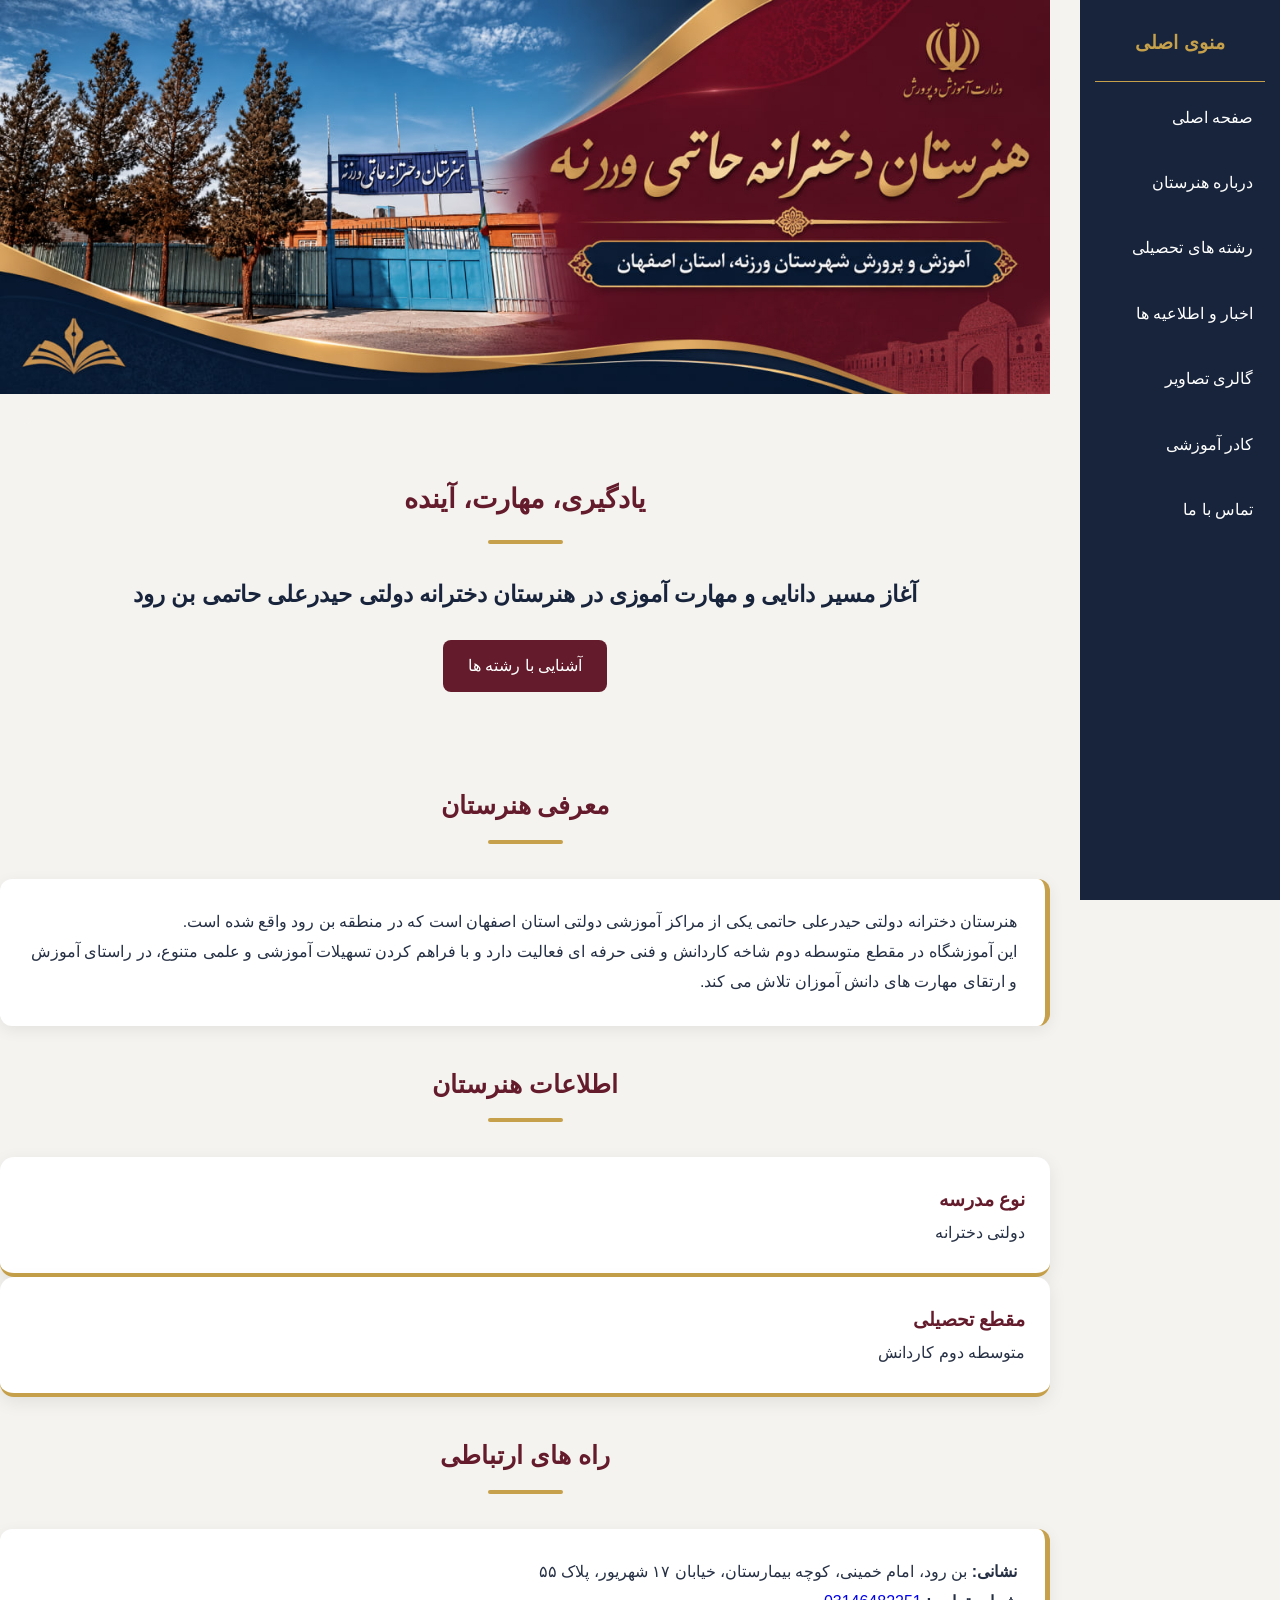
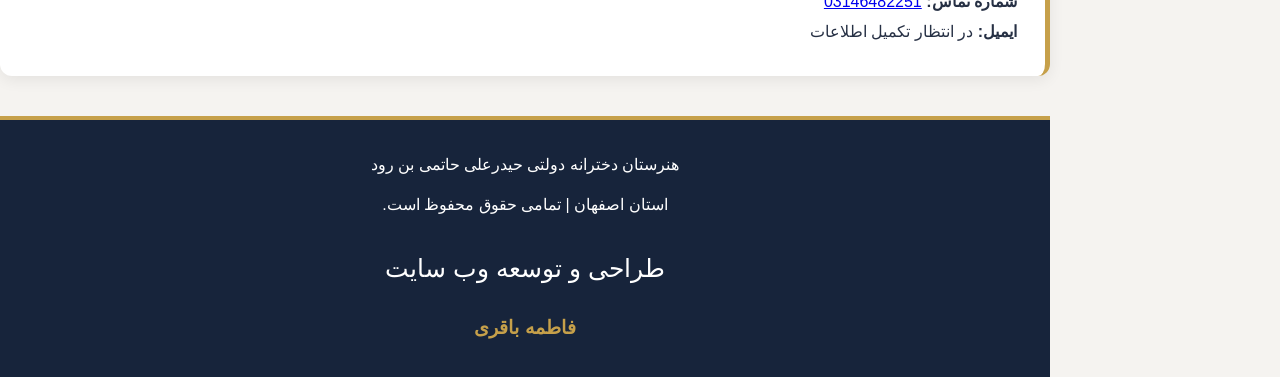
<file: index.html>
<!DOCTYPE html>
<html lang="fa" dir="rtl">
<head>
    <meta charset="UTF-8">
    <meta name="viewport" content="width=device-width, initial-scale=1.0">
    <title>هنرستان دخترانه دولتی حیدرعلی حاتمی بن رود</title>
    <link rel="stylesheet" href="style.css">
</head>

<body>

<header class="header">
    <img src="images/banner.jpg"
         alt="بنر هنرستان"
         class="site-banner">
</header>
<menu class="sidebar">
    <h3>منوی اصلی</h3>

    <a href="index.html">صفحه اصلی</a>
    <a href="moarefi.html">درباره هنرستان</a>
    <a href="reshteh.html">رشته های تحصیلی</a>
    <a href="news.html">اخبار و اطلاعیه ها</a>
    <a href="gallery.html">گالری تصاویر</a>
    <a href="staff.html">کادر آموزشی</a>
    <a href="contact.html">تماس با ما</a>
	</menu>

<main>

<section class="welcome-section">
    <h2>یادگیری، مهارت، آینده</h2>

    <div class="welcome-line"></div>

    <p>
        آغاز مسیر دانایی و مهارت آموزی در
        هنرستان دخترانه دولتی حیدرعلی حاتمی بن رود
    </p>
    <a href="reshteh.html" class="btn">
        آشنایی با رشته ها
    </a>
</section>

<section class="container">
    <h2 class="section-title">معرفی هنرستان</h2>

    <div class="about-box">
        <p>
            هنرستان دخترانه دولتی حیدرعلی حاتمی یکی از مراکز آموزشی
            دولتی استان اصفهان است که در منطقه بن رود واقع شده است.
        </p>

        <p>
            این آموزشگاه در مقطع متوسطه دوم شاخه کاردانش و فنی حرفه ای فعالیت دارد
            و با فراهم کردن تسهیلات آموزشی و علمی متنوع، در راستای
            آموزش و ارتقای مهارت های دانش آموزان تلاش می کند.
        </p>
    </div>
</section>

<section class="container">
    <h2 class="section-title">اطلاعات هنرستان</h2>

    <div class="course-grid">

        <div class="course-card">
            <h3>نوع مدرسه</h3>
            <p>دولتی دخترانه</p>
        </div>

        <div class="course-card">
            <h3>مقطع تحصیلی</h3>
            <p>متوسطه دوم کاردانش</p>
        </div>

<section class="container">
    <h2 class="section-title">راه های ارتباطی</h2>

    <div class="about-box">
        <p><strong>نشانی:</strong>
        بن رود، امام خمینی، کوچه بیمارستان،
        خیابان ۱۷ شهریور، پلاک ۵۵</p>

        <p><strong>شماره تماس:</strong>
        <a href="tel:03146482251">03146482251</a></p>

        <p><strong>ایمیل:</strong> در انتظار تکمیل اطلاعات</p>
    </div>
</section>

</main>

<footer class="footer">
    <div class="container">
        <p>
            هنرستان دخترانه دولتی حیدرعلی حاتمی بن رود
        </p>
        <p>استان اصفهان | تمامی حقوق محفوظ است.</p>
    </div>
	<p class="designer">
    <span>طراحی و توسعه وب سایت</span>
    <strong>فاطمه باقری</strong>
</p>
</footer>

</body>
</html>
</file>
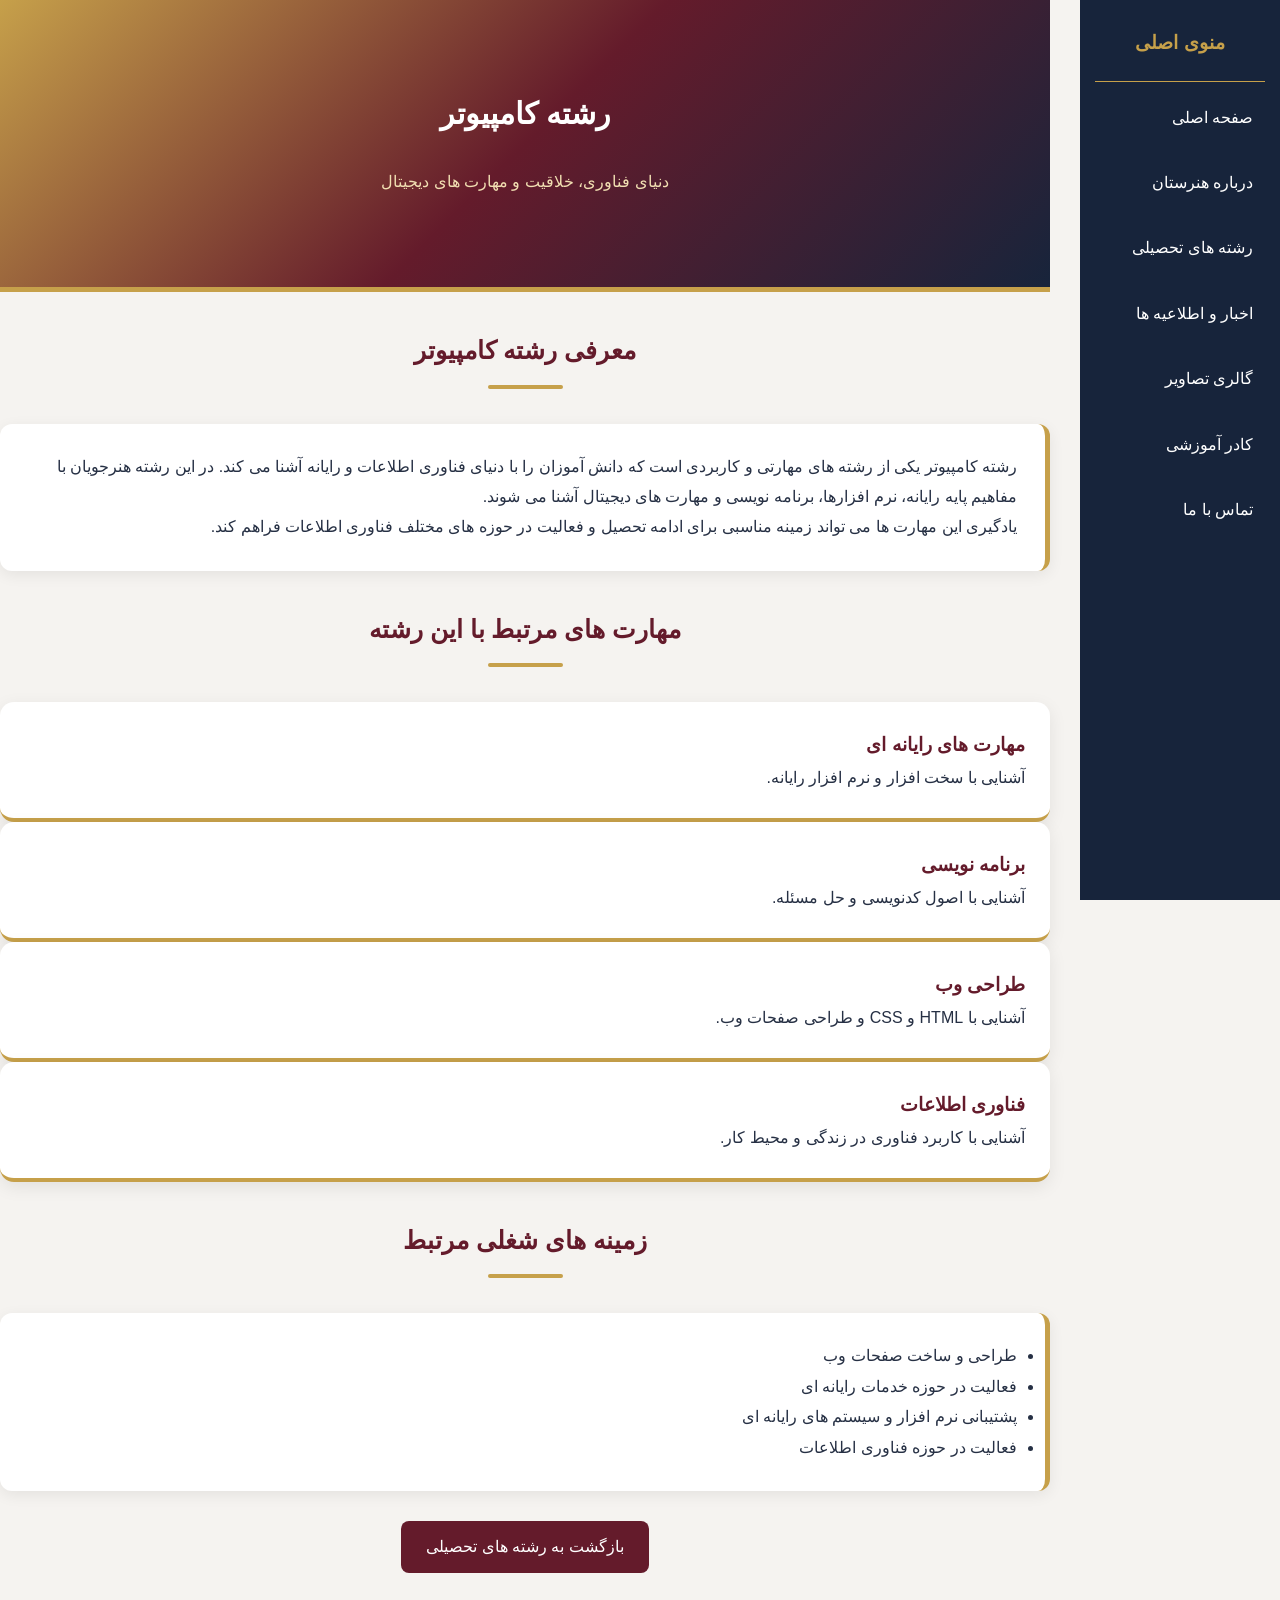
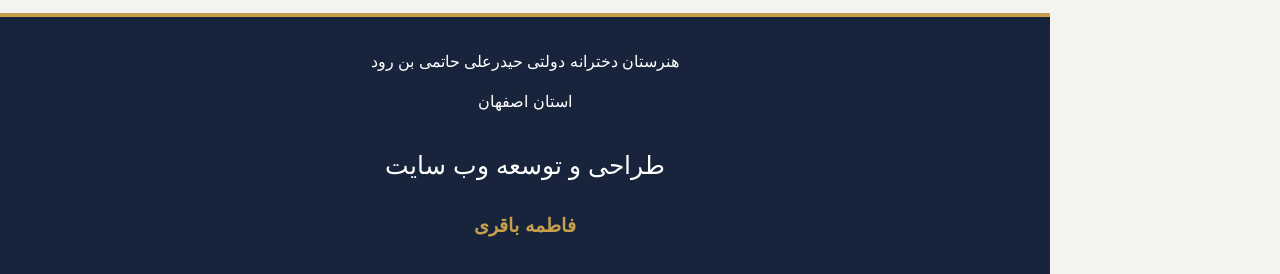
<file: camputer.html>
<!DOCTYPE html>
<html lang="fa" dir="rtl">
<head>
    <meta charset="UTF-8">
    <meta name="viewport" content="width=device-width, initial-scale=1.0">
    <title>رشته کامپیوتر | هنرستان حیدرعلی حاتمی</title>
    <link rel="stylesheet" href="style.css">
</head>

<body>

<header class="header">
    <div class="container">
        <h1>هنرستان دخترانه دولتی حیدرعلی حاتمی</h1>
        <p>بن رود | استان اصفهان</p>
    </div>
</header>

<aside class="sidebar">
    <h3>منوی اصلی</h3>
    <a href="index.html">صفحه اصلی</a>
    <a href="moarefi.html">درباره هنرستان</a>
    <a href="reshteh.html">رشته های تحصیلی</a>
    <a href="news.html">اخبار و اطلاعیه ها</a>
    <a href="gallery.html">گالری تصاویر</a>
    <a href="staff.html">کادر آموزشی</a>
    <a href="contact.html">تماس با ما</a>
</aside>

<main>

<section class="hero">
    <div class="container">
        <h2>رشته کامپیوتر</h2>
        <p>دنیای فناوری، خلاقیت و مهارت های دیجیتال</p>
    </div>
</section>

<section class="container">

    <h2 class="section-title">معرفی رشته کامپیوتر</h2>

    <div class="about-box">
        <p>
            رشته کامپیوتر یکی از رشته های مهارتی و کاربردی است
            که دانش آموزان را با دنیای فناوری اطلاعات و رایانه آشنا می کند.
            در این رشته هنرجویان با مفاهیم پایه رایانه، نرم افزارها،
            برنامه نویسی و مهارت های دیجیتال آشنا می شوند.
        </p>

        <p>
            یادگیری این مهارت ها می تواند زمینه مناسبی برای ادامه تحصیل
            و فعالیت در حوزه های مختلف فناوری اطلاعات فراهم کند.
        </p>
    </div>

</section>

<section class="container">

    <h2 class="section-title">مهارت های مرتبط با این رشته</h2>

    <div class="course-grid">

        <div class="course-card">
            <h3>مهارت های رایانه ای</h3>
            <p>آشنایی با سخت افزار و نرم افزار رایانه.</p>
        </div>

        <div class="course-card">
            <h3>برنامه نویسی</h3>
            <p>آشنایی با اصول کدنویسی و حل مسئله.</p>
        </div>

        <div class="course-card">
            <h3>طراحی وب</h3>
            <p>آشنایی با HTML و CSS و طراحی صفحات وب.</p>
        </div>

        <div class="course-card">
            <h3>فناوری اطلاعات</h3>
            <p>آشنایی با کاربرد فناوری در زندگی و محیط کار.</p>
        </div>

    </div>

</section>

<section class="container">

    <h2 class="section-title">زمینه های شغلی مرتبط</h2>

    <div class="about-box">
        <ul>
            <li>طراحی و ساخت صفحات وب</li>
            <li>فعالیت در حوزه خدمات رایانه ای</li>
            <li>پشتیبانی نرم افزار و سیستم های رایانه ای</li>
            <li>فعالیت در حوزه فناوری اطلاعات</li>
        </ul>
    </div>

</section>

<div class="container" style="text-align:center; margin:30px auto;">
    <a href="reshteh.html" class="btn">بازگشت به رشته های تحصیلی</a>
</div>

</main>

<footer class="footer">
    <div class="container">
        <p>هنرستان دخترانه دولتی حیدرعلی حاتمی بن رود</p>
        <p>استان اصفهان</p>
    </div>
	<p class="designer">
    <span>طراحی و توسعه وب سایت</span>
    <strong>فاطمه باقری</strong>
</footer>

</body>
</html>
</file>
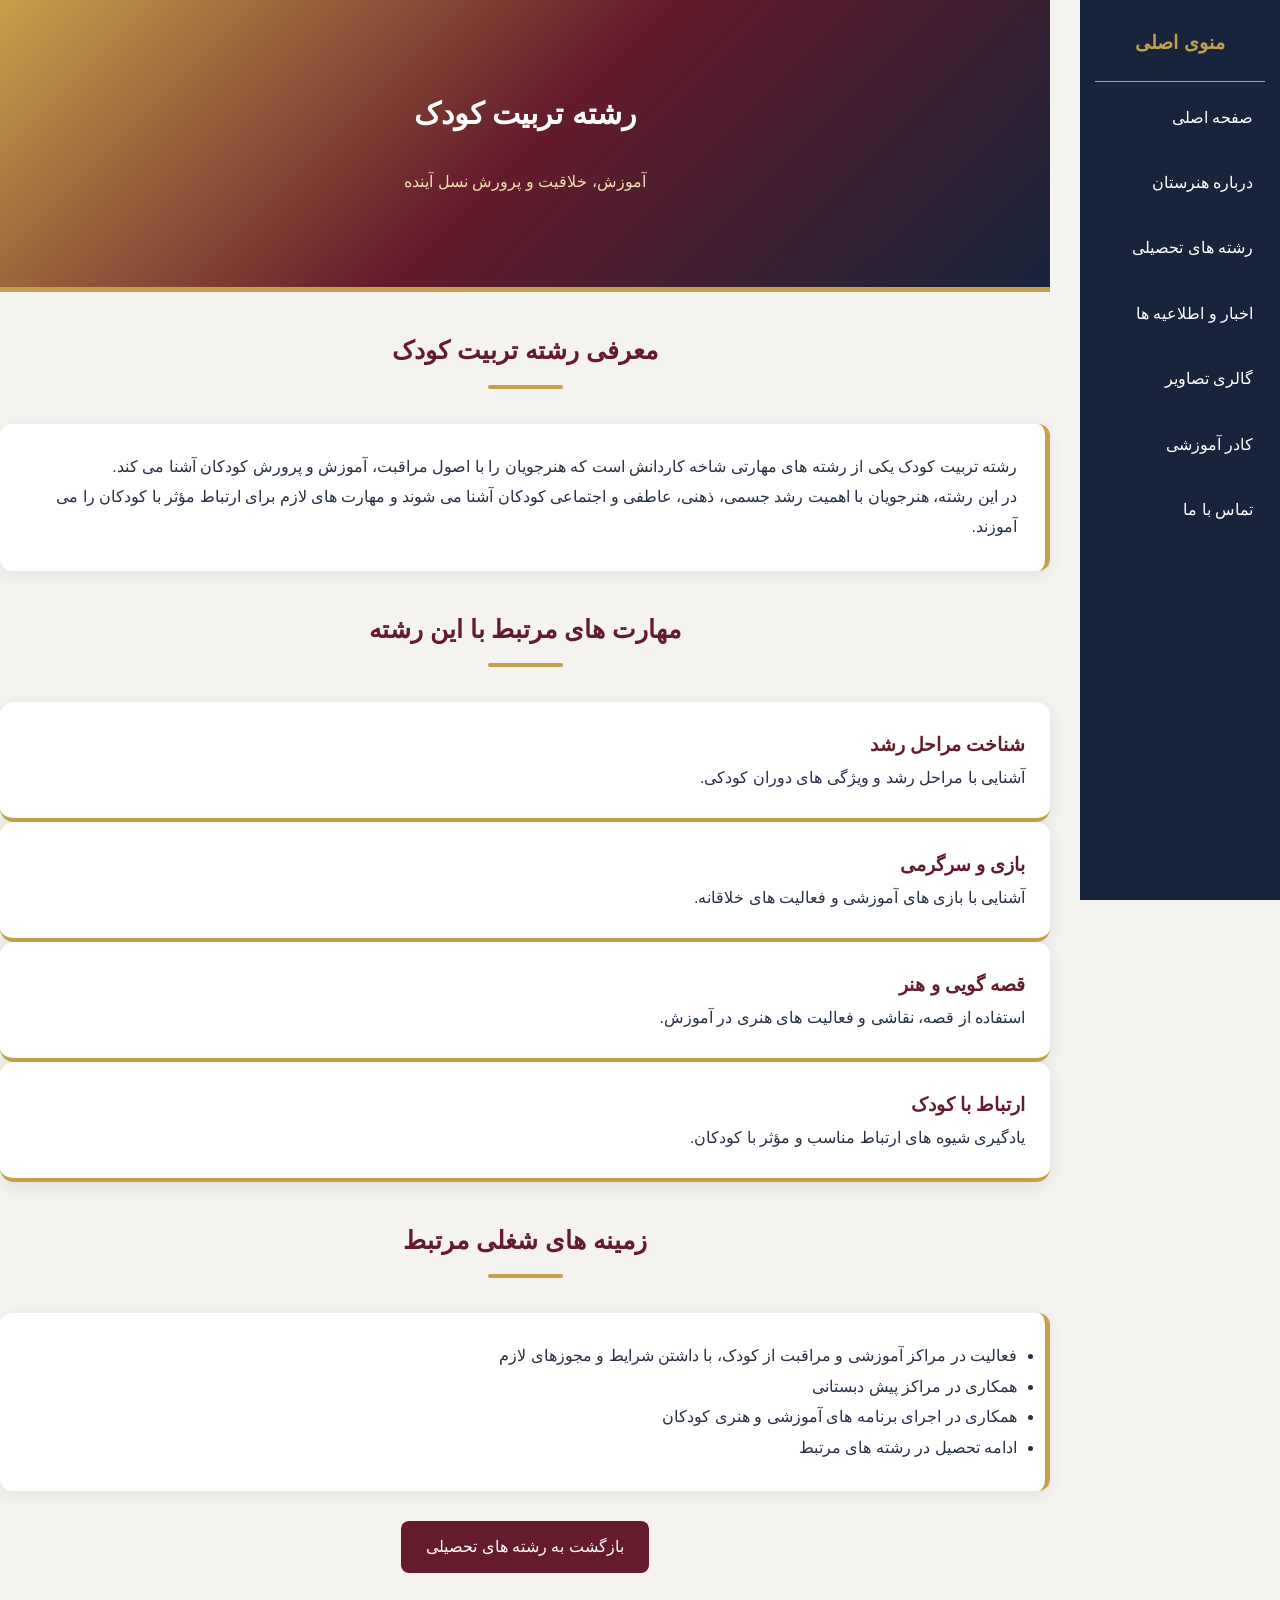
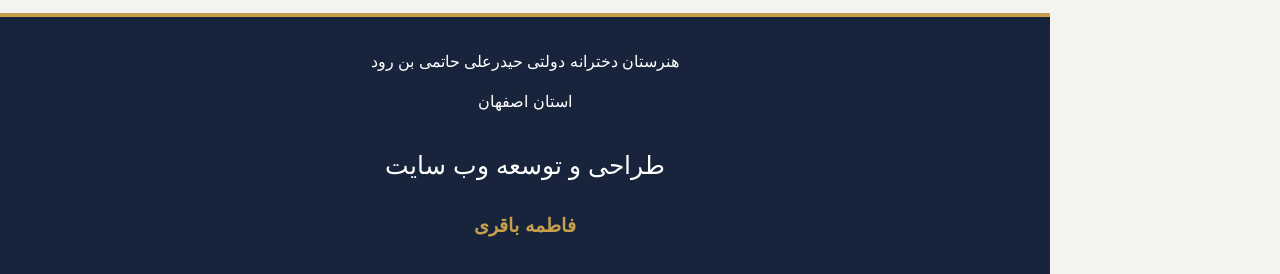
<file: child.html>
<!DOCTYPE html>
<html lang="fa" dir="rtl">
<head>
    <meta charset="UTF-8">
    <meta name="viewport" content="width=device-width, initial-scale=1.0">
    <title>رشته تربیت کودک | هنرستان حیدرعلی حاتمی</title>
    <link rel="stylesheet" href="style.css">
</head>

<body>

<header class="header">
    <div class="container">
        <h1>هنرستان دخترانه دولتی حیدرعلی حاتمی</h1>
        <p>بن رود | استان اصفهان</p>
    </div>
</header>

<aside class="sidebar">
    <h3>منوی اصلی</h3>
    <a href="index.html">صفحه اصلی</a>
    <a href="moarefi.html">درباره هنرستان</a>
    <a href="reshteh.html">رشته های تحصیلی</a>
    <a href="news.html">اخبار و اطلاعیه ها</a>
    <a href="gallery.html">گالری تصاویر</a>
    <a href="staff.html">کادر آموزشی</a>
    <a href="contact.html">تماس با ما</a>
</aside>

<main>

<section class="hero">
    <div class="container">
        <h2>رشته تربیت کودک</h2>
        <p>آموزش، خلاقیت و پرورش نسل آینده</p>
    </div>
</section>

<section class="container">
    <h2 class="section-title">معرفی رشته تربیت کودک</h2>

    <div class="about-box">
        <p>
            رشته تربیت کودک یکی از رشته های مهارتی شاخه کاردانش است
            که هنرجویان را با اصول مراقبت، آموزش و پرورش کودکان آشنا می کند.
        </p>

        <p>
            در این رشته، هنرجویان با اهمیت رشد جسمی، ذهنی،
            عاطفی و اجتماعی کودکان آشنا می شوند و مهارت های
            لازم برای ارتباط مؤثر با کودکان را می آموزند.
        </p>
    </div>
</section>

<section class="container">
    <h2 class="section-title">مهارت های مرتبط با این رشته</h2>

    <div class="course-grid">

        <div class="course-card">
            <h3>شناخت مراحل رشد</h3>
            <p>آشنایی با مراحل رشد و ویژگی های دوران کودکی.</p>
        </div>

        <div class="course-card">
            <h3>بازی و سرگرمی</h3>
            <p>آشنایی با بازی های آموزشی و فعالیت های خلاقانه.</p>
        </div>

        <div class="course-card">
            <h3>قصه گویی و هنر</h3>
            <p>استفاده از قصه، نقاشی و فعالیت های هنری در آموزش.</p>
        </div>

        <div class="course-card">
            <h3>ارتباط با کودک</h3>
            <p>یادگیری شیوه های ارتباط مناسب و مؤثر با کودکان.</p>
        </div>

    </div>
</section>

<section class="container">
    <h2 class="section-title">زمینه های شغلی مرتبط</h2>

    <div class="about-box">
        <ul>
            <li>فعالیت در مراکز آموزشی و مراقبت از کودک، با داشتن شرایط و مجوزهای لازم</li>
            <li>همکاری در مراکز پیش دبستانی</li>
            <li>همکاری در اجرای برنامه های آموزشی و هنری کودکان</li>
            <li>ادامه تحصیل در رشته های مرتبط</li>
        </ul>
    </div>
</section>

<div class="container" style="text-align:center; margin:30px auto;">
    <a href="reshteh.html" class="btn">بازگشت به رشته های تحصیلی</a>
</div>

</main>

<footer class="footer">
    <div class="container">
        <p>هنرستان دخترانه دولتی حیدرعلی حاتمی بن رود</p>
        <p>استان اصفهان</p>
    </div>
	<p class="designer">
    <span>طراحی و توسعه وب سایت</span>
    <strong>فاطمه باقری</strong>
</footer>

</body>
</html>
</file>
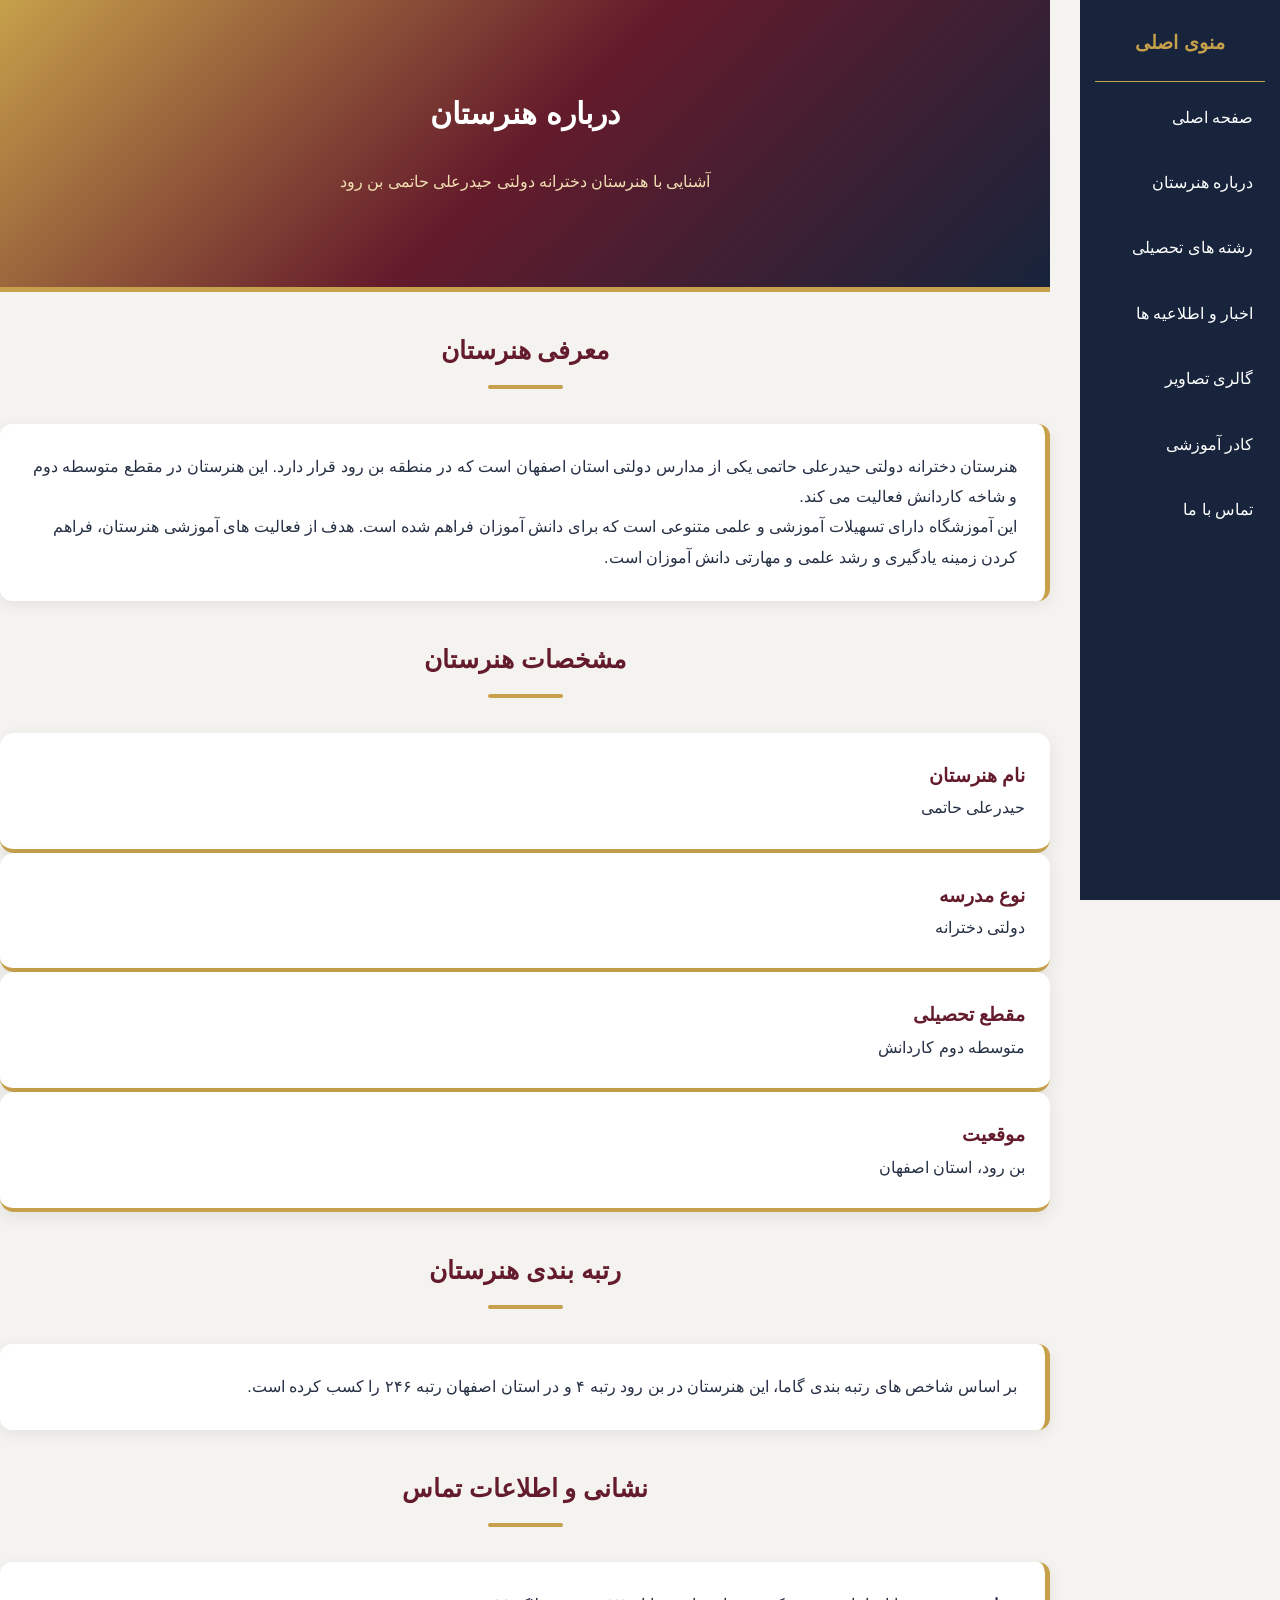
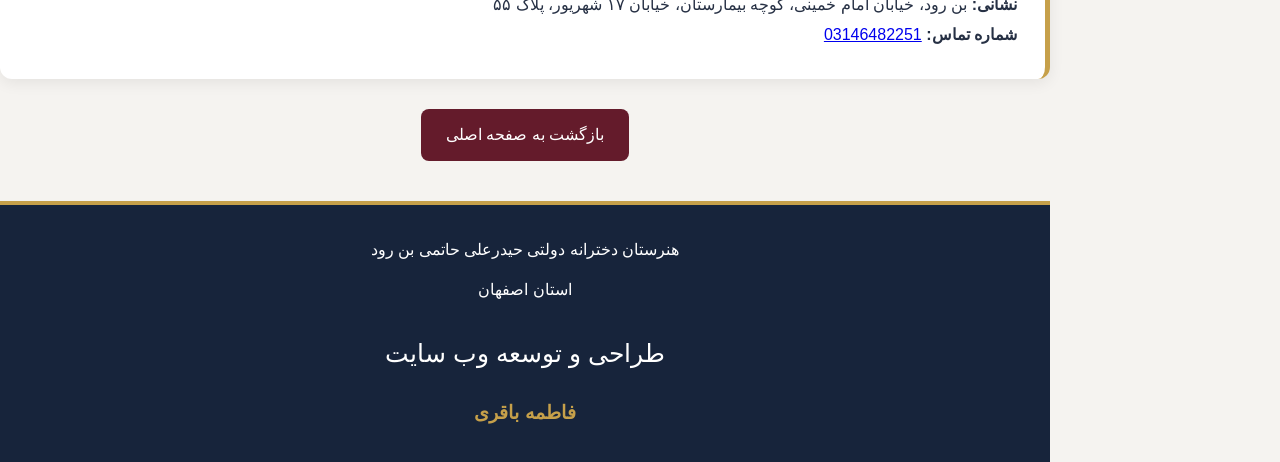
<file: moarefi.html>
<!DOCTYPE html>
<html lang="fa" dir="rtl">
<head>
    <meta charset="UTF-8">
    <meta name="viewport" content="width=device-width, initial-scale=1.0">
    <title>درباره هنرستان | حیدرعلی حاتمی بن رود</title>
    <link rel="stylesheet" href="style.css">
</head>

<body>

<header class="header">
    <div class="container">
        <h1>هنرستان دخترانه دولتی حیدرعلی حاتمی</h1>
        <p>بن رود | استان اصفهان</p>
    </div>
</header>

<aside class="sidebar">
    <h3>منوی اصلی</h3>

    <a href="index.html">صفحه اصلی</a>
    <a href="moarefi.html">درباره هنرستان</a>
    <a href="reshteh.html">رشته های تحصیلی</a>
    <a href="news.html">اخبار و اطلاعیه ها</a>
    <a href="gallery.html">گالری تصاویر</a>
    <a href="staff.html">کادر آموزشی</a>
    <a href="contact.html">تماس با ما</a>
</aside>

<main>

<section class="hero">
    <div class="container">
        <h2>درباره هنرستان</h2>
        <p>آشنایی با هنرستان دخترانه دولتی حیدرعلی حاتمی بن رود</p>
    </div>
</section>

<section class="container">
    <h2 class="section-title">معرفی هنرستان</h2>

    <div class="about-box">
        <p>
            هنرستان دخترانه دولتی حیدرعلی حاتمی یکی از مدارس دولتی
            استان اصفهان است که در منطقه بن رود قرار دارد.
            این هنرستان در مقطع متوسطه دوم و شاخه کاردانش فعالیت می کند.
        </p>

        <p>
            این آموزشگاه دارای تسهیلات آموزشی و علمی متنوعی است
            که برای دانش آموزان فراهم شده است.
            هدف از فعالیت های آموزشی هنرستان، فراهم کردن زمینه
            یادگیری و رشد علمی و مهارتی دانش آموزان است.
        </p>
    </div>
</section>

<section class="container">
    <h2 class="section-title">مشخصات هنرستان</h2>

    <div class="course-grid">

        <div class="course-card">
            <h3>نام هنرستان</h3>
            <p>حیدرعلی حاتمی</p>
        </div>

        <div class="course-card">
            <h3>نوع مدرسه</h3>
            <p>دولتی دخترانه</p>
        </div>

        <div class="course-card">
            <h3>مقطع تحصیلی</h3>
            <p>متوسطه دوم کاردانش</p>
        </div>

        <div class="course-card">
            <h3>موقعیت</h3>
            <p>بن رود، استان اصفهان</p>
        </div>

    </div>
</section>

<section class="container">
    <h2 class="section-title">رتبه بندی هنرستان</h2>

    <div class="about-box">
        <p>
            بر اساس شاخص های رتبه بندی گاما،
            این هنرستان در بن رود رتبه ۴ و در استان اصفهان رتبه ۲۴۶
            را کسب کرده است.
        </p>
    </div>
</section>

<section class="container">
    <h2 class="section-title">نشانی و اطلاعات تماس</h2>

    <div class="about-box">
        <p>
            <strong>نشانی:</strong>
            بن رود، خیابان امام خمینی، کوچه بیمارستان،
            خیابان ۱۷ شهریور، پلاک ۵۵
        </p>

        <p>
            <strong>شماره تماس:</strong>
            <a href="tel:03146482251">03146482251</a>
        </p>
    </div>
</section>
    <section class="container">
   <div class="container" style="text-align:center; margin:30px auto;">
    <a href="index.html" class="btn">بازگشت به صفحه اصلی </a>
</div>
        </section>
</main>

<footer class="footer">
    <div class="container">
        <p>هنرستان دخترانه دولتی حیدرعلی حاتمی بن رود</p>
        <p>استان اصفهان</p>
    </div>
	<p class="designer">
    <span>طراحی و توسعه وب سایت</span>
    <strong>فاطمه باقری</strong>
</footer>

</body>
</html>
</file>
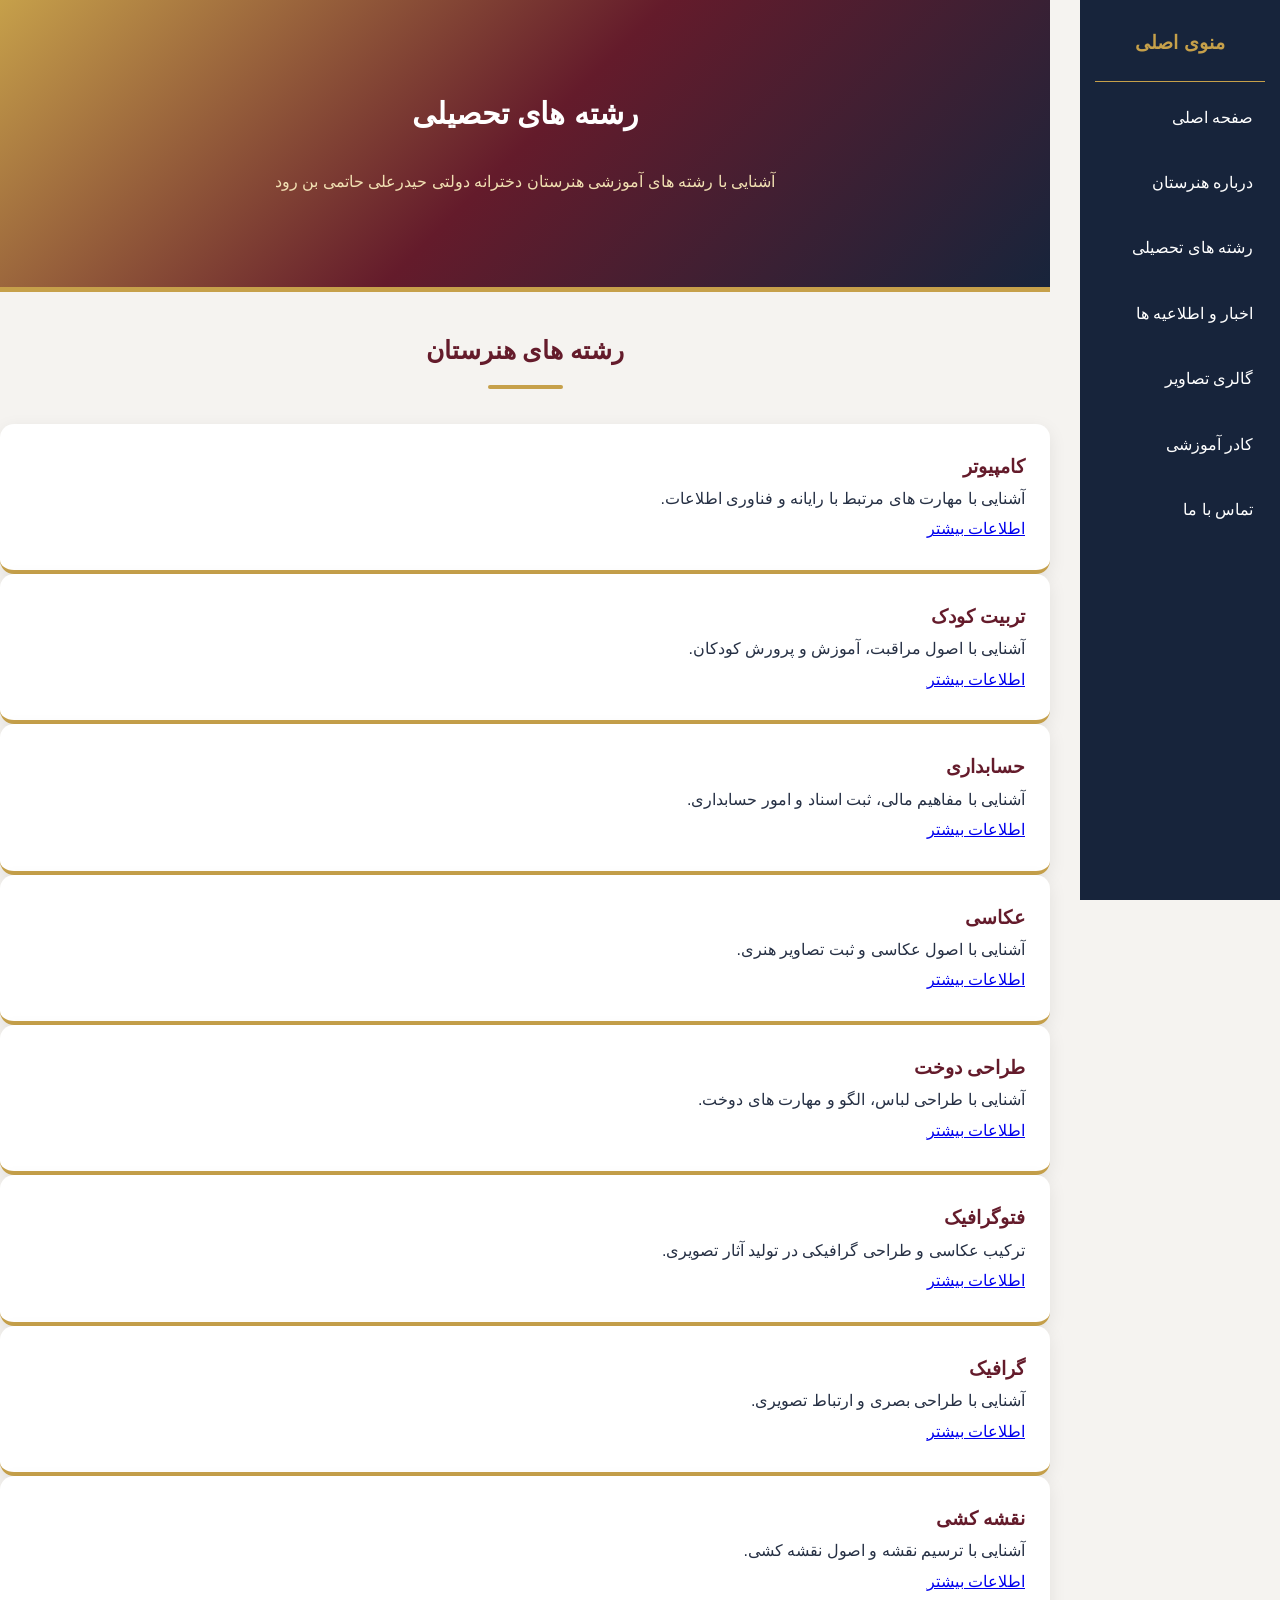
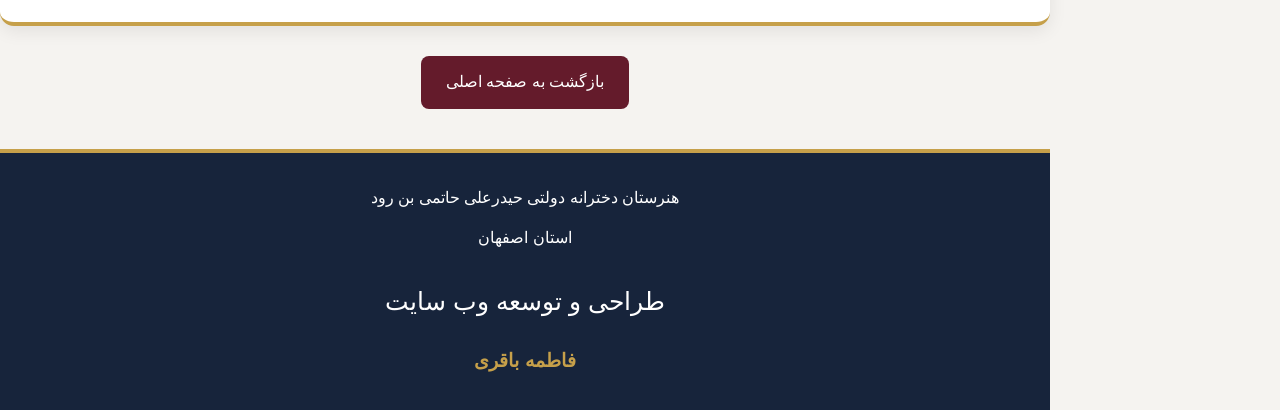
<file: reshteh.html>
<!DOCTYPE html>
<html lang="fa" dir="rtl">
<head>
    <meta charset="UTF-8">
    <meta name="viewport" content="width=device-width, initial-scale=1.0">
    <title>رشته های تحصیلی | هنرستان حیدرعلی حاتمی</title>
    <link rel="stylesheet" href="style.css">
</head>

<body>

<header class="header">
    <div class="container">
        <h1>هنرستان دخترانه دولتی حیدرعلی حاتمی</h1>
        <p>بن رود | استان اصفهان</p>
    </div>
</header>

<aside class="sidebar">
    <h3>منوی اصلی</h3>
    <a href="index.html">صفحه اصلی</a>
    <a href="moarefi.html">درباره هنرستان</a>
    <a href="reshteh.html">رشته های تحصیلی</a>
    <a href="news.html">اخبار و اطلاعیه ها</a>
    <a href="gallery.html">گالری تصاویر</a>
    <a href="staff.html">کادر آموزشی</a>
    <a href="contact.html">تماس با ما</a>
</aside>

<main>

<section class="hero">
    <div class="container">
        <h2>رشته های تحصیلی</h2>
        <p>
            آشنایی با رشته های آموزشی هنرستان دخترانه دولتی
            حیدرعلی حاتمی بن رود
        </p>
    </div>
</section>

<section class="container">
    <h2 class="section-title">رشته های هنرستان</h2>

    <div class="course-grid">

        <div class="course-card">
            <h3>کامپیوتر</h3>
            <p>آشنایی با مهارت های مرتبط با رایانه و فناوری اطلاعات.</p>
            <a href="camputer.html">اطلاعات بیشتر</a>
        </div>

        <div class="course-card">
            <h3>تربیت کودک</h3>
            <p>آشنایی با اصول مراقبت، آموزش و پرورش کودکان.</p>
            <a href="child.html">اطلاعات بیشتر</a>
        </div>

        <div class="course-card">
            <h3>حسابداری</h3>
            <p>آشنایی با مفاهیم مالی، ثبت اسناد و امور حسابداری.</p>
            <a href="hesabdari.html">اطلاعات بیشتر</a>
        </div>

        <div class="course-card">
            <h3>عکاسی</h3>
            <p>آشنایی با اصول عکاسی و ثبت تصاویر هنری.</p>
            <a href="akkasi.html">اطلاعات بیشتر</a>
        </div>

        <div class="course-card">
            <h3>طراحی دوخت</h3>
            <p>آشنایی با طراحی لباس، الگو و مهارت های دوخت.</p>
            <a href="tarahi.html">اطلاعات بیشتر</a>
        </div>

        <div class="course-card">
            <h3>فتوگرافیک</h3>
            <p>ترکیب عکاسی و طراحی گرافیکی در تولید آثار تصویری.</p>
            <a href="photographic.html">اطلاعات بیشتر</a>
        </div>

        <div class="course-card">
            <h3>گرافیک</h3>
            <p>آشنایی با طراحی بصری و ارتباط تصویری.</p>
            <a href="graphic.html">اطلاعات بیشتر</a>
        </div>

        <div class="course-card">
            <h3>نقشه کشی</h3>
            <p>آشنایی با ترسیم نقشه و اصول نقشه کشی.</p>
            <a href="drawing.html">اطلاعات بیشتر</a>
        </div>

    </div>
</section>
	            <section class="container">
   <div class="container" style="text-align:center; margin:30px auto;">
    <a href="index.html" class="btn">بازگشت به صفحه اصلی </a>
</div>
        </section>

</main>

<footer class="footer">
    <div class="container">
        <p>هنرستان دخترانه دولتی حیدرعلی حاتمی بن رود</p>
        <p>استان اصفهان</p>
    </div>
	<p class="designer">
    <span>طراحی و توسعه وب سایت</span>
    <strong>فاطمه باقری</strong>
</footer>

</body>
</html>
</file>
<file: style.css>
@charset "utf-8";
* {
    box-sizing: border-box;
    margin: 0;
    padding: 0;
}

body {
    direction: rtl;
    font-family: Tahoma, sans-serif;
    background: #f5f3ef;
    color: #17243B;
}

header {
    background: #641B2B;
    color: white;
    text-align: center;
    padding: 30px 15px;
    border-bottom: 5px solid #C6A04A;
}

header h1 {
    font-size: 27px;
    margin-bottom: 12px;
}

header p {
    color: #E8D5A5;
}

nav {
    background: #17243B;
    display: flex;
    justify-content: center;
    flex-wrap: wrap;
    padding: 16px;
    gap: 25px;
}

nav a {
    color: white;
    text-decoration: none;
    font-size: 14px;
    transition: 0.3s;
}

nav a:hover {
    color: #C6A04A;
}

.hero {
    background: linear-gradient(135deg,#C6A04A,#641B2B,#17243B);
    color: white;
    text-align: center;
    padding: 85px 20px;
    border-bottom: 5px solid #C6A04A;
}

.hero h2 {
    font-size: 30px;
    margin-bottom: 20px;
}

.hero p {
    line-height: 2.5;
    color: #F1DFB2;
}

.hero a {
    display: inline-block;
    background: #C6A04A;
    color: #17243B;
    text-decoration: none;
    padding: 13px 28px;
    margin-top: 25px;
    border-radius: 6px;
    font-weight: bold;
}

.section-title {
    text-align: center;
    color: #641B2B;
    margin: 45px 0 25px;
}

.courses {
    display: grid;
    grid-template-columns: repeat(4, 1fr);
    gap: 20px;
    padding: 20px 5%;
}

.course {
    background: white;
    border: 1px solid #C6A04A;
    border-radius: 10px;
    text-align: center;
    padding: 30px 10px;
    transition: 0.3s;
}

.course:hover {
    transform: translateY(-5px);
    box-shadow: 0 5px 15px #00000020;
}

.course h3 {
    color: #641B2B;
    margin-bottom: 15px;
}

.course a {
    color: #17243B;
    text-decoration: none;
    font-size: 13px;
}

.about {
    background: white;
    margin: 40px 5%;
    padding: 30px;
    border-right: 5px solid #C6A04A;
    line-height: 2.5;
}

.news {
    margin: 40px 5%;
    background: white;
    padding: 25px;
    border-radius: 8px;
    line-height: 2.5;
}

footer {
    background: #17243B;
    color: white;
    text-align: center;
    padding: 30px;
    line-height: 2.5;
    border-top: 4px solid #C6A04A;
}

@media (max-width: 750px) {
    .courses {
        grid-template-columns: repeat(2, 1fr);
    }

    .hero h2 {
        font-size: 22px;
    }
}

@media (max-width: 450px) {
    .courses {
        grid-template-columns: 1fr;
    }
}
/* منوی کناری سمت راست */

.sidebar {
    position: fixed;
    top: 0;
    right: 0;
    width: 200px;
    height: 100vh;
    background-color: #17243B;
    padding: 25px 15px;
    box-sizing: border-box;
    z-index: 1000;
    overflow-y: auto;
}

.sidebar h3 {
    color: #C6A04A;
    text-align: center;
    padding-bottom: 20px;
    border-bottom: 1px solid #C6A04A;
}

.sidebar a {
    display: block;
    color: white;
    text-decoration: none;
    padding: 14px 12px;
    margin: 7px 0;
    border-radius: 6px;
    transition: 0.3s;
}

.sidebar a:hover {
    background-color: #641B2B;
    color: #C6A04A;
}

/* جابه جایی محتوای سایت */

body {
    margin-right: 230px;
}

/* نمایش بهتر در موبایل */

@media (max-width: 768px) {
    .sidebar {
        width: 180px;
    }

    body {
        margin-right: 180px;
    }
}
/* تنظیمات کلی سایت */
* {
    box-sizing: border-box;
}

html {
    scroll-behavior: smooth;
}

body {
    font-family: Tahoma, Arial, sans-serif;
    background: #f5f3f0;
    color: #263044;
    line-height: 1.9;
}

/* هدر حرفه ای */
.header {
    background: linear-gradient(135deg, #17243B, #641B2B);
    color: white;
    padding: 55px 25px;
    text-align: center;
    border-bottom: 5px solid #C6A04A;
    box-shadow: 0 5px 20px rgba(0,0,0,0.15);
}

.header h1 {
    color: #C6A04A;
    font-size: 30px;
    margin-bottom: 10px;
}

/* عنوان بخش ها */
.section-title {
    color: #641B2B;
    text-align: center;
    font-size: 25px;
    margin: 35px 0;
}

.section-title::after {
    content: "";
    display: block;
    width: 75px;
    height: 4px;
    background: #C6A04A;
    margin: 10px auto;
    border-radius: 10px;
}

/* کارت های حرفه ای */
.course-card {
    background: white;
    border-radius: 14px;
    padding: 25px;
    box-shadow: 0 5px 18px rgba(0,0,0,0.08);
    border-bottom: 4px solid #C6A04A;
    transition: 0.3s ease;
}

.course-card:hover {
    transform: translateY(-8px);
    box-shadow: 0 12px 25px rgba(0,0,0,0.15);
}

.course-card h3 {
    color: #641B2B;
}

/* دکمه ها */
.btn {
    display: inline-block;
    background: #641B2B;
    color: white;
    padding: 11px 25px;
    border-radius: 8px;
    text-decoration: none;
    transition: 0.3s;
}

.btn:hover {
    background: #C6A04A;
    color: #17243B;
    transform: translateY(-3px);
}

/* کادرهای معرفی */
.about-box {
    background: white;
    padding: 28px;
    border-radius: 12px;
    border-right: 5px solid #C6A04A;
    box-shadow: 0 4px 15px rgba(0,0,0,0.07);
    margin: 25px 0;
}

/* تصاویر */
img {
    max-width: 100%;
    height: auto;
    border-radius: 10px;
}

/* پاورقی */
.footer {
    background: #17243B;
    color: white;
    text-align: center;
    padding: 25px;
    margin-top: 40px;
    border-top: 4px solid #C6A04A;
}.footer .designer {
    text-align: center;
    margin-top: 12px;
    font-size: 16px;
}

.footer .designer span {
    color: white;
    display: block;
	font-size: 25px;
}

.footer .designer strong {
    color: #C6A04A;
    display: block;
    font-size: 19px;
    margin-top: 5px;
}
/* اصلاح جایگاه بنر در تمام صفحات */

.header {
    display: block !important;
    width: 100%;
    height: auto !important;
    min-height: 0 !important;
    margin: 0 !important;
    padding: 0 !important;
    background: none !important;
    border: none !important;
    box-shadow: none !important;
    line-height: 0;
}

.header h1,
.header p {
    display: none !important;
}

.header .site-banner {
    display: block;
    width: 100%;
    height: auto;
    max-width: 100%;
    margin: 0;
    padding: 0;
    border-radius: 0;
}
.welcome-section {
    background: #F5F3F0;
    text-align: center;
    padding: 55px 20px;
    margin: 25px;
    border-radius: 14px;
}

.welcome-section h2 {
    color: #641B2B;
    font-size: 27px;
    margin-bottom: 12px;
}

.welcome-line {
    width: 75px;
    height: 4px;
    background: #C6A04A;
    margin: 15px auto 25px;
    border-radius: 10px;
}

.welcome-section p {
    color: #17243B;
    font-size: 23px;
    font-weight: bold;
    line-height: 2.2;
    margin: 20px auto;
    max-width: 950px;
}

.welcome-btn {
    display: inline-block;
    margin-top: 15px;
    padding: 10px 25px;
    background: #641B2B;
    color: white;
    text-decoration: none;
    border-radius: 7px;
    transition: 0.3s;
}

.welcome-btn:hover {
    background: #C6A04A;
    color: #17243B;
}
</file>
